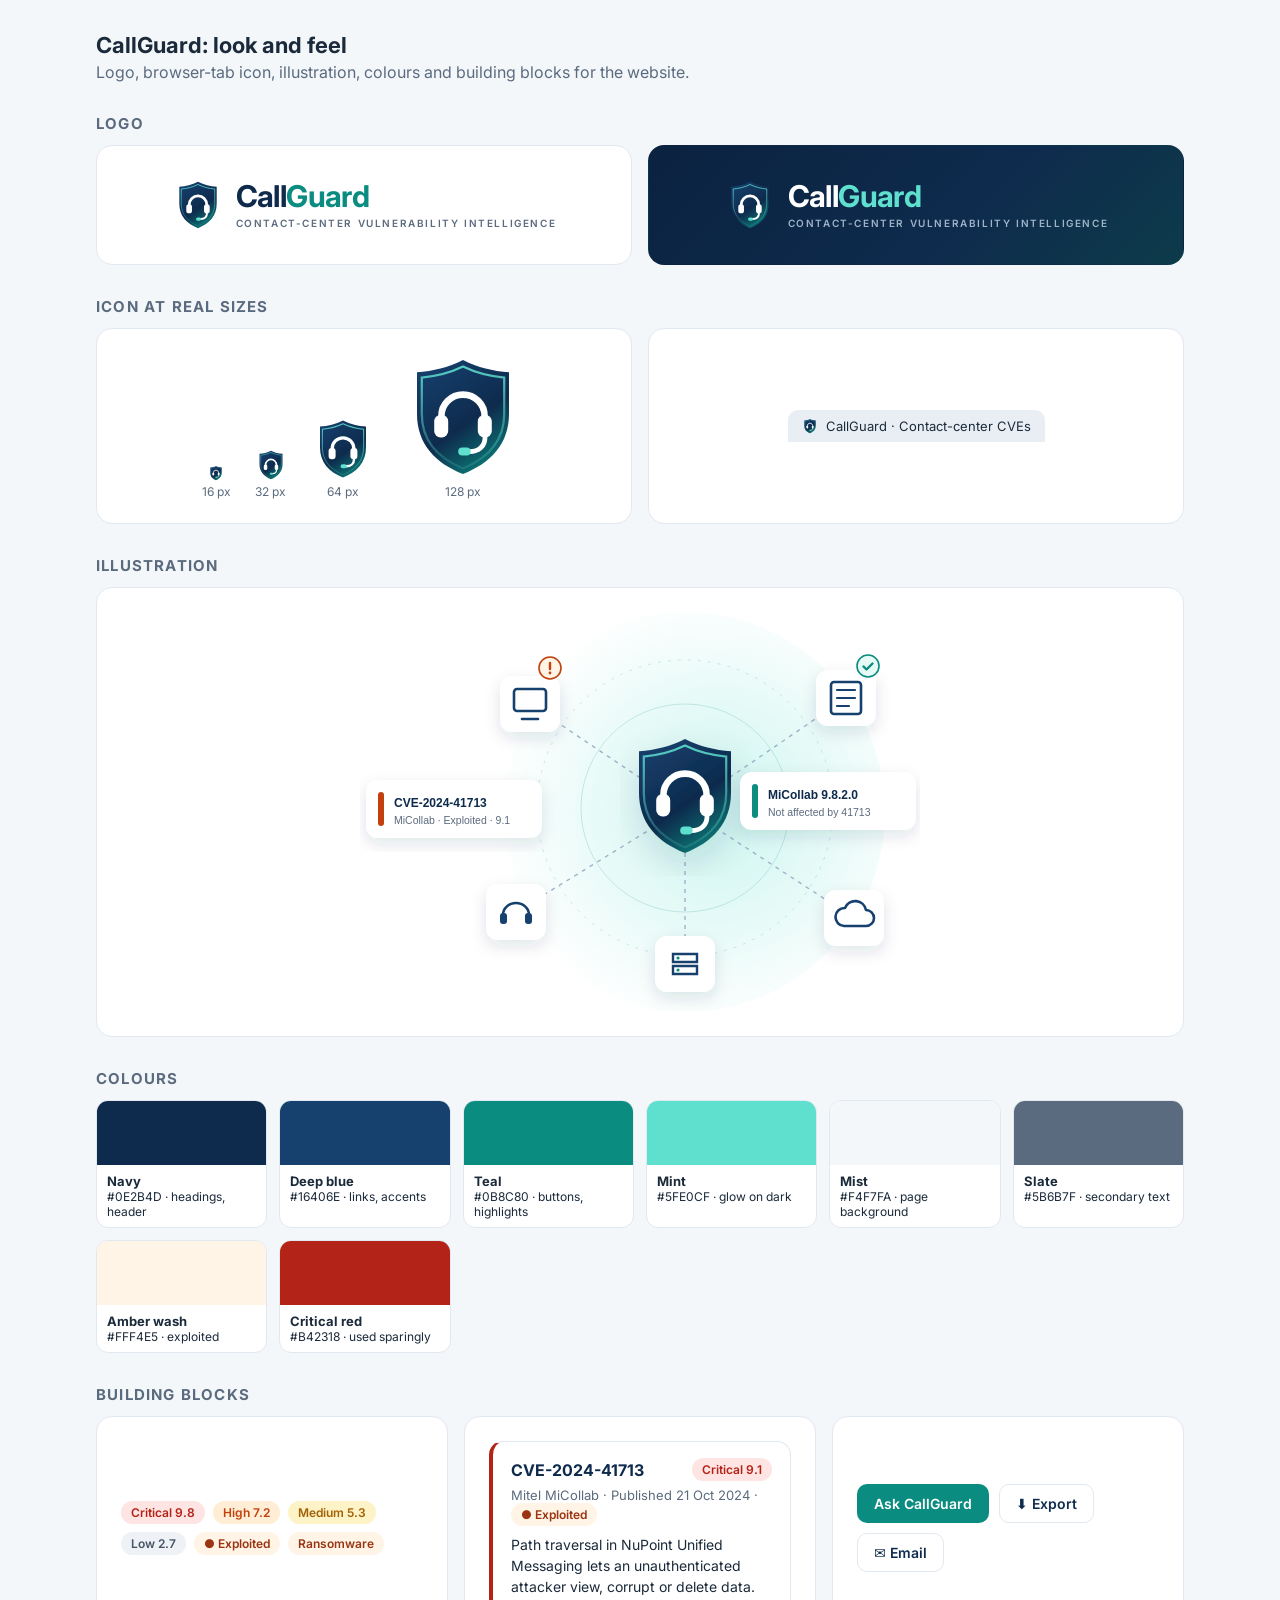
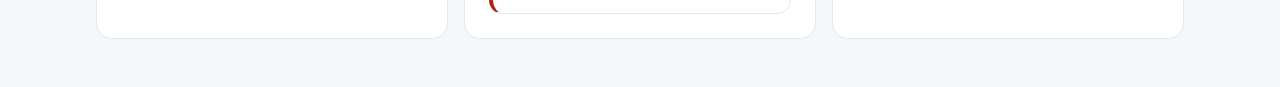
<file: web/static/brand/preview.html>
<!doctype html>
<html lang="en">
<head>
<meta charset="utf-8">
<meta name="viewport" content="width=device-width, initial-scale=1">
<title>CallGuard brand preview</title>
<link rel="icon" href="logo-mark.svg" type="image/svg+xml">
<link rel="preconnect" href="https://fonts.googleapis.com">
<link href="https://fonts.googleapis.com/css2?family=Inter:wght@400;500;600;700&display=swap" rel="stylesheet">
<style>
  :root {
    --navy-900: #0E2B4D; --navy-800: #16406E; --teal-600: #0B8C80; --teal-300: #5FE0CF;
    --bg: #F4F7FA; --surface: #FFFFFF; --border: #E2E8F0; --text: #1B2A3A; --muted: #5B6B7F;
    --critical: #B42318; --critical-bg: #FEE4E2; --high: #C2410C; --high-bg: #FFEDD5;
    --medium: #A16207; --medium-bg: #FEF3C7; --low: #475467; --low-bg: #EEF2F6;
    --exploited: #9A3412; --exploited-bg: #FFF4E5;
  }
  * { box-sizing: border-box; }
  body { margin: 0; font-family: Inter, system-ui, sans-serif; background: var(--bg); color: var(--text); }
  main { max-width: 1120px; margin: 0 auto; padding: 32px 16px 48px; }
  h1 { font-size: 22px; margin: 0 0 4px; } h2 { font-size: 15px; margin: 32px 0 12px; color: var(--muted);
  text-transform: uppercase; letter-spacing: .08em; }
  p.lead { color: var(--muted); margin: 0 0 8px; }
  .row { display: flex; gap: 16px; flex-wrap: wrap; align-items: stretch; }
  .panel { background: var(--surface); border: 1px solid var(--border); border-radius: 16px; padding: 24px;
  display: flex; align-items: center; justify-content: center; flex: 1 1 320px; min-height: 120px; }
  .panel.dark { background: linear-gradient(135deg, #0B2240, #0E2B4D 60%, #0D3B4A); border-color: transparent; }
  .wordmark { display: flex; align-items: center; gap: 12px; }
  .wordmark img { width: 52px; height: 52px; }
  .wordmark .name { font-size: 30px; font-weight: 700; letter-spacing: -0.6px; line-height: 1; }
  .wordmark .name .a { color: var(--navy-900); } .wordmark .name .b { color: var(--teal-600); }
  .wordmark .tag { font-size: 10px; font-weight: 600; letter-spacing: .16em; color: var(--muted); margin-top: 6px; }
  .dark .wordmark .name .a { color: #FFFFFF; } .dark .wordmark .name .b { color: var(--teal-300); }
  .dark .wordmark .tag { color: #9FB3C8; }
  .sizes { display: flex; gap: 24px; align-items: end; }
  .sizes figure { margin: 0; text-align: center; font-size: 12px; color: var(--muted); }
  .tab { display: inline-flex; align-items: center; gap: 8px; background: #E9EEF4; border-radius: 10px 10px 0 0;
  padding: 8px 14px; font-size: 13px; }
  .swatches { display: grid; grid-template-columns: repeat(auto-fill, minmax(150px, 1fr)); gap: 12px; width: 100%; }
  .swatch { border-radius: 12px; overflow: hidden; border: 1px solid var(--border); background: var(--surface); }
  .swatch div { height: 64px; } .swatch span { display: block; padding: 8px 10px; font-size: 12px; }
  .swatch b { display: block; font-size: 13px; }
  .badges { display: flex; gap: 8px; flex-wrap: wrap; }
  .badge { display: inline-flex; align-items: center; gap: 6px; font-size: 12px; font-weight: 600;
  border-radius: 999px; padding: 4px 10px; }
  .critical { color: var(--critical); background: var(--critical-bg); } .high { color: var(--high); background: var(--high-bg); }
  .medium { color: var(--medium); background: var(--medium-bg); } .low { color: var(--low); background: var(--low-bg); }
  .exploited { color: var(--exploited); background: var(--exploited-bg); }
  .card { background: var(--surface); border: 1px solid var(--border); border-radius: 14px; padding: 16px 18px;
  width: 100%; max-width: 420px; border-left: 4px solid var(--critical); }
  .card .top { display: flex; justify-content: space-between; align-items: center; gap: 8px; }
  .card .id { font-weight: 700; color: var(--navy-900); }
  .card .meta { font-size: 13px; color: var(--muted); margin: 6px 0 8px; }
  .card p { font-size: 14px; margin: 0; line-height: 1.5; }
  .btn { font: inherit; font-size: 14px; font-weight: 600; border-radius: 10px; padding: 10px 16px; cursor: pointer;
  border: 1px solid transparent; }
  .btn.primary { background: var(--teal-600); color: #fff; } .btn.ghost { background: #fff; color: var(--navy-900);
  border-color: var(--border); }
  .hero img { width: 100%; max-width: 560px; }
</style>
</head>
<body>
<main>
  <h1>CallGuard: look and feel</h1>
  <p class="lead">Logo, browser-tab icon, illustration, colours and building blocks for the website.</p>

  <h2>Logo</h2>
  <div class="row">
    <div class="panel"><div class="wordmark"><img src="logo-mark.svg" alt="">
      <div><div class="name"><span class="a">Call</span><span class="b">Guard</span></div>
      <div class="tag">CONTACT-CENTER VULNERABILITY INTELLIGENCE</div></div></div></div>
    <div class="panel dark"><div class="wordmark"><img src="logo-mark.svg" alt="">
      <div><div class="name"><span class="a">Call</span><span class="b">Guard</span></div>
      <div class="tag">CONTACT-CENTER VULNERABILITY INTELLIGENCE</div></div></div></div>
  </div>

  <h2>Icon at real sizes</h2>
  <div class="row">
    <div class="panel"><div class="sizes">
      <figure><img src="logo-mark.svg" width="16" height="16" alt=""><figcaption>16 px</figcaption></figure>
      <figure><img src="logo-mark.svg" width="32" height="32" alt=""><figcaption>32 px</figcaption></figure>
      <figure><img src="logo-mark.svg" width="64" height="64" alt=""><figcaption>64 px</figcaption></figure>
      <figure><img src="logo-mark.svg" width="128" height="128" alt=""><figcaption>128 px</figcaption></figure>
    </div></div>
    <div class="panel"><span class="tab"><img src="logo-mark.svg" width="16" height="16" alt="">CallGuard · Contact-center CVEs</span></div>
  </div>

  <h2>Illustration</h2>
  <div class="row"><div class="panel hero"><img src="hero.svg" alt="CallGuard illustration"></div></div>

  <h2>Colours</h2>
  <div class="swatches">
    <div class="swatch"><div style="background:#0E2B4D"></div><span><b>Navy</b>#0E2B4D · headings, header</span></div>
    <div class="swatch"><div style="background:#16406E"></div><span><b>Deep blue</b>#16406E · links, accents</span></div>
    <div class="swatch"><div style="background:#0B8C80"></div><span><b>Teal</b>#0B8C80 · buttons, highlights</span></div>
    <div class="swatch"><div style="background:#5FE0CF"></div><span><b>Mint</b>#5FE0CF · glow on dark</span></div>
    <div class="swatch"><div style="background:#F4F7FA"></div><span><b>Mist</b>#F4F7FA · page background</span></div>
    <div class="swatch"><div style="background:#5B6B7F"></div><span><b>Slate</b>#5B6B7F · secondary text</span></div>
    <div class="swatch"><div style="background:#FFF4E5"></div><span><b>Amber wash</b>#FFF4E5 · exploited</span></div>
    <div class="swatch"><div style="background:#B42318"></div><span><b>Critical red</b>#B42318 · used sparingly</span></div>
  </div>

  <h2>Building blocks</h2>
  <div class="row">
    <div class="panel"><div class="badges">
      <span class="badge critical">Critical 9.8</span><span class="badge high">High 7.2</span>
      <span class="badge medium">Medium 5.3</span><span class="badge low">Low 2.7</span>
      <span class="badge exploited">● Exploited</span><span class="badge exploited">Ransomware</span>
    </div></div>
    <div class="panel"><div class="card">
      <div class="top"><span class="id">CVE-2024-41713</span><span class="badge critical">Critical 9.1</span></div>
      <div class="meta">Mitel MiCollab · Published 21 Oct 2024 · <span class="badge exploited">● Exploited</span></div>
      <p>Path traversal in NuPoint Unified Messaging lets an unauthenticated attacker view, corrupt or delete data.</p>
    </div></div>
    <div class="panel"><div style="display:flex;gap:10px;flex-wrap:wrap">
      <button class="btn primary">Ask CallGuard</button><button class="btn ghost">⬇ Export</button>
      <button class="btn ghost">✉ Email</button></div></div>
  </div>
</main>
</body>
</html>
</file>
